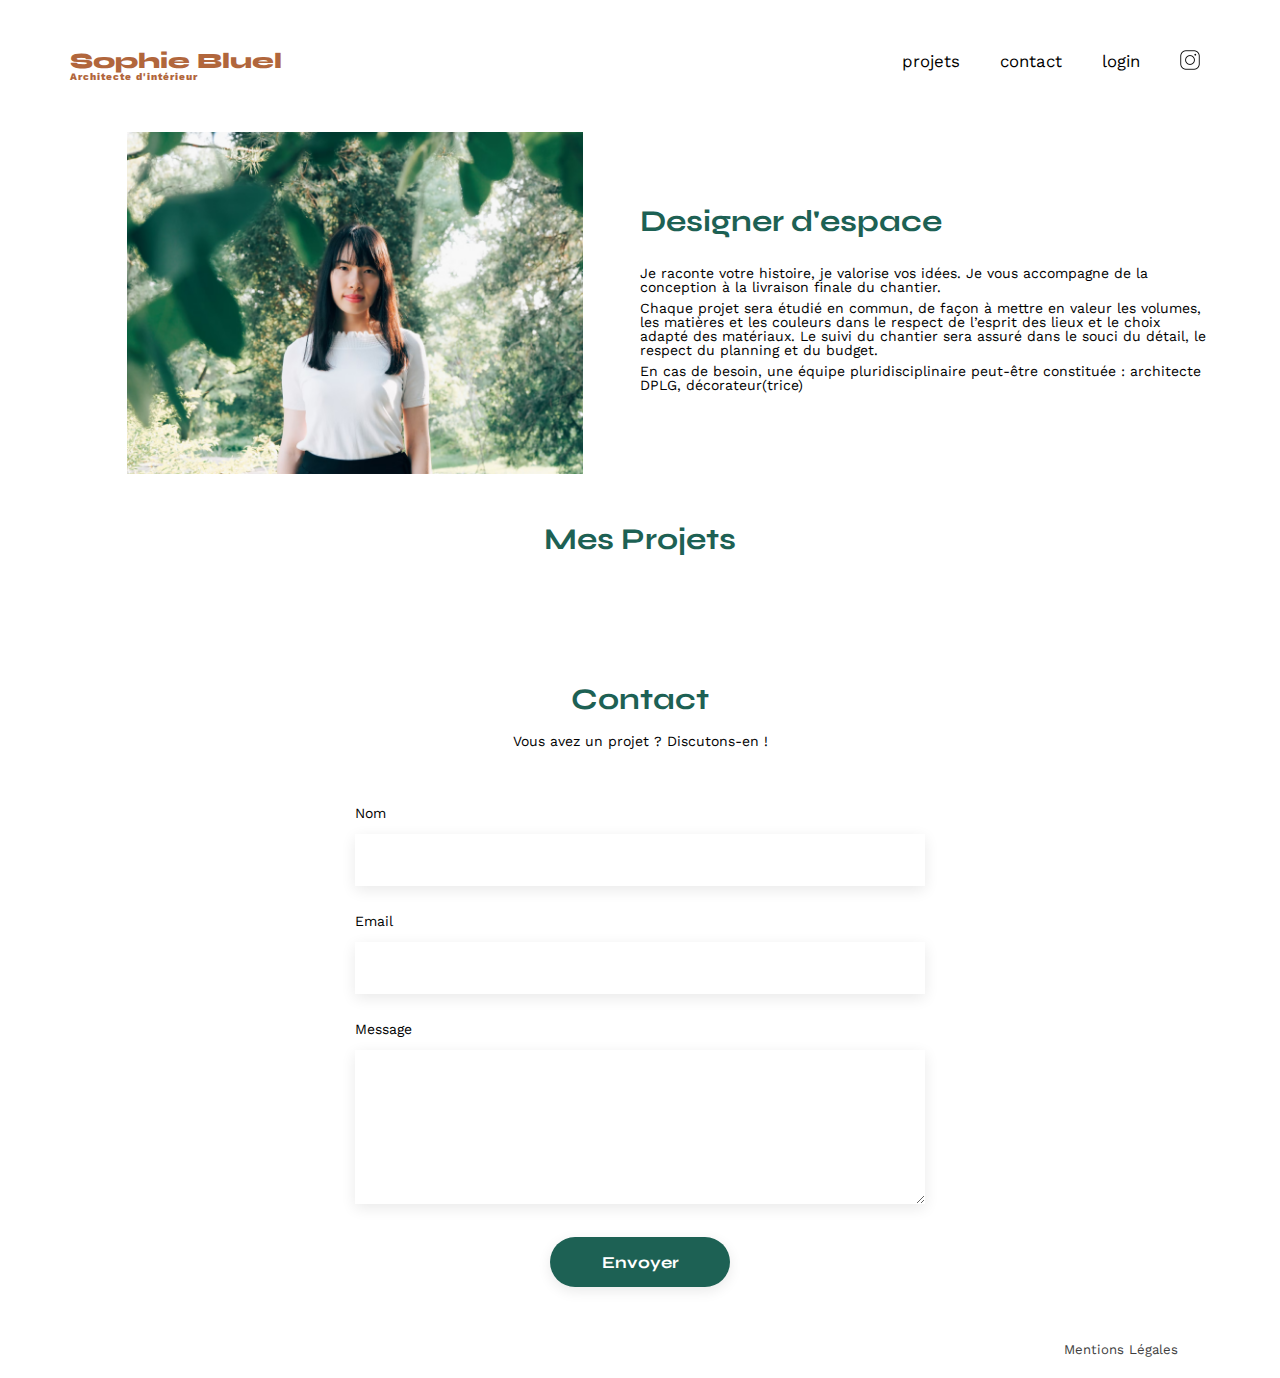
<file: FrontEnd/index.html>
<!DOCTYPE html>
<html lang="fr">
<head>
	<meta charset="UTF-8">
	<title>Sophie Bluel - Architecte d'intérieur</title>
	<meta name="viewport" content="width=device-width, initial-scale=1.0">
	<link rel="preconnect" href="https://fonts.googleapis.com">
	<link rel="stylesheet" href="https://cdnjs.cloudflare.com/ajax/libs/font-awesome/6.0.0-beta3/css/all.min.css">
	<link rel="preconnect" href="https://fonts.gstatic.com" crossorigin>
	<link href="https://fonts.googleapis.com/css2?family=Syne:wght@700;800&family=Work+Sans&display=swap" rel="stylesheet">
	<meta name="description" content="">
	<link rel="stylesheet" href="./assets/style.css">
</head>
<body>
<header>
	<h1>Sophie Bluel <span>Architecte d'intérieur</span></h1>
	<nav>
		<ul>
			<li><a href="#portfolio">projets</a></li>
			<li><a href="#contact">contact</a></li>
			<li id="login-logout">
				<a href="login.html" id="login-link">login</a>
			</li>
			<li><img src="./assets/icons/instagram.png" alt="Instagram"></li>
		</ul>
	</nav>
</header>

<main>
	<section id="introduction">
		<figure>
			<img src="./assets/images/sophie-bluel.png" alt="Photo de Sophie Bluel">
		</figure>
		<article>
			<h2>Designer d'espace</h2>
			<p>Je raconte votre histoire, je valorise vos idées. Je vous accompagne de la conception à la livraison finale du chantier.</p>
			<p>Chaque projet sera étudié en commun, de façon à mettre en valeur les volumes, les matières et les couleurs dans le respect de l’esprit des lieux et le choix adapté des matériaux. Le suivi du chantier sera assuré dans le souci du détail, le respect du planning et du budget.</p>
			<p>En cas de besoin, une équipe pluridisciplinaire peut-être constituée : architecte DPLG, décorateur(trice)</p>
		</article>
	</section>

	<section id="portfolio">
		<h2>Mes Projets</h2>

		<div id="filters"></div>
		<div class="gallery" id="gallery"></div>
	</section>

	<section id="contact">
		<h2>Contact</h2>
		<p>Vous avez un projet ? Discutons-en !</p>
		<form action="#" method="post">
			<label for="name">Nom</label>
			<input type="text" name="name" id="name" required>
			<label for="email">Email</label>
			<input type="email" name="email" id="email" required>
			<label for="message">Message</label>
			<textarea name="message" id="message" cols="30" rows="10" required></textarea>
			<input type="submit" value="Envoyer">
		</form>
	</section>
</main>

<footer>
	<nav>
		<ul class="footer-nav">
			<li>Mentions Légales</li>
		</ul>
	</nav>
</footer>

<script src="./assets/scripts/script.js" defer></script>
</body>
</html>
</file>
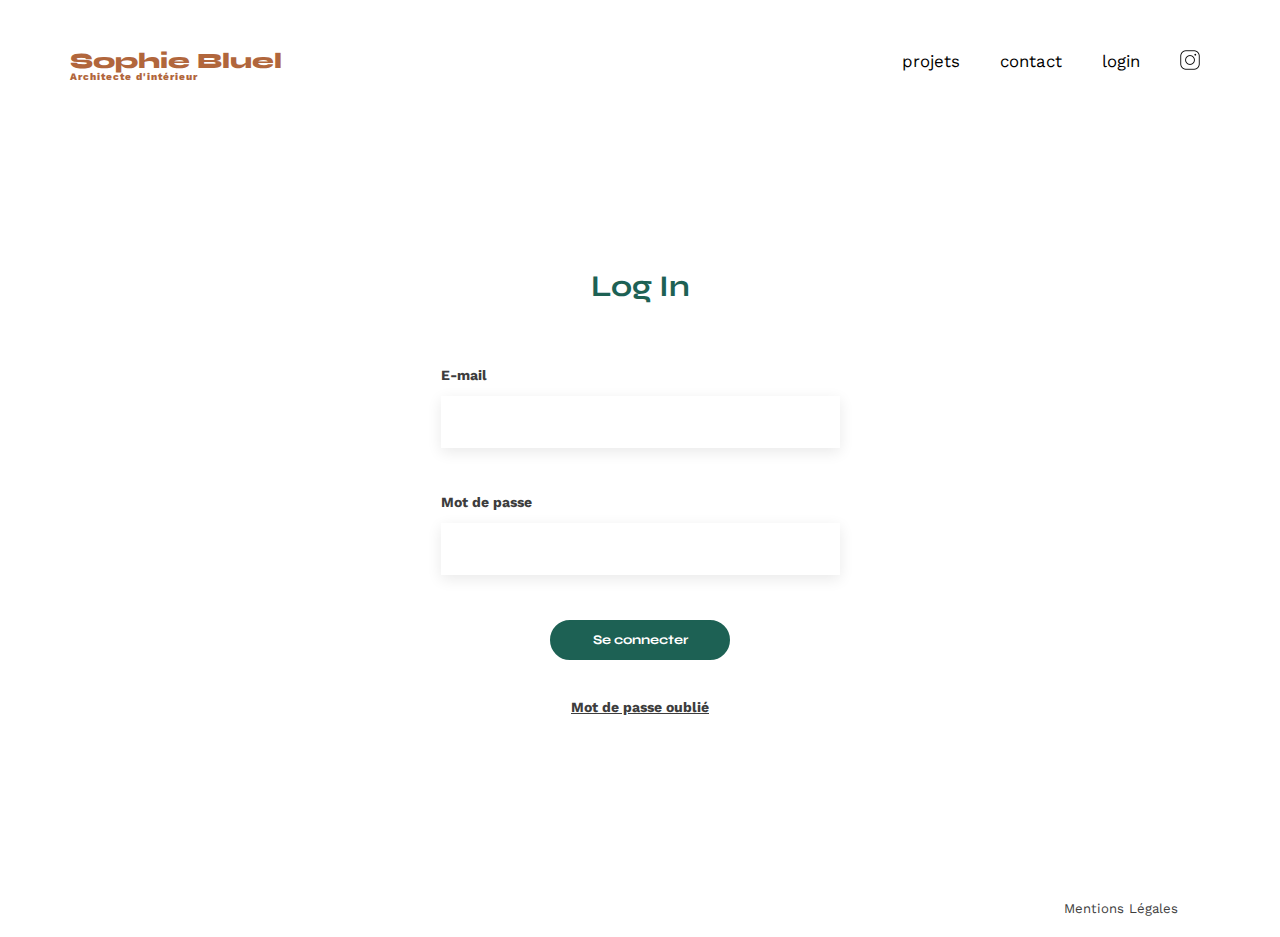
<file: FrontEnd/login.html>
<!DOCTYPE html>
<html lang="fr">
<head>
    <meta charset="UTF-8">
    <title>Sophie Bluel - Architecte d'intérieur</title>
    <meta name="viewport" content="width=device-width, initial-scale=1.0">
    <link rel="preconnect" href="https://fonts.googleapis.com">
    <link rel="preconnect" href="https://fonts.gstatic.com" crossorigin>
    <link href="https://fonts.googleapis.com/css2?family=Syne:wght@700;800&family=Work+Sans&display=swap" rel="stylesheet">
    <link rel="stylesheet" href="./assets/style.css">
</head>
<body>
    <header>
        <h1>
            Sophie Bluel <span class="title-subtext">Architecte d'intérieur</span>
        </h1>
        <nav>
            <ul class="nav-list">
                <li><a href="index.html#portfolio">projets</a></li>
                <li><a href="index.html#contact">contact</a></li>
                <li class="nav-selected">login</li>
                <li>
                    <a href="#" aria-label="Instagram">
                        <img src="./assets/icons/instagram.png" alt="Instagram">
                    </a>
                </li>
            </ul>
        </nav>
    </header>
    <main>
        <section id="login-section" class="login">
            <h2>Log In</h2>
            <div id="error-container" class="error-box"></div>
            <form class="login-form" action="#" method="POST" onsubmit="return false;">
                <label for="email-field">E-mail</label>
                <input type="email" id="email-field" name="email" required>
                <div class="email-error"></div>
                
                <label for="password-field">Mot de passe</label>
                <input type="password" id="password-field" name="password" required>
                <div class="password-error"></div>
                
                <button type="submit" id="login-button">Se connecter</button>
            </form>
            <a href="#" class="forgot-password-link">Mot de passe oublié</a>
        </section>
    </main>
    <footer>
        <nav>
            <ul class="footer-nav">
                <li><a href="#">Mentions Légales</a></li>
            </ul>
        </nav>
    </footer>
    <script src="./assets/scripts/login.js" defer></script>
</body>
</html>
</file>
<file: FrontEnd/assets/style.css>
/* http://meyerweb.com/eric/tools/css/reset/
   v2.0 | 20110126
   License: none (public domain)
*/

html, body, div, span, applet, object, iframe,
h1, h2, h3, h4, h5, h6, p, blockquote, pre,
a, abbr, acronym, address, big, cite, code,
del, dfn, em, img, ins, kbd, q, s, samp,
small, strike, strong, sub, sup, tt, var,
b, u, i, center,
dl, dt, dd, ol, ul, li,
fieldset, form, label, legend,
table, caption, tbody, tfoot, thead, tr, th, td,
article, aside, canvas, details, embed,
figure, figcaption, footer, header, hgroup,
menu, nav, output, ruby, section, summary,
time, mark, audio, video {
	margin: 0;
	padding: 0;
	border: 0;
	font-size: 100%;
	font: inherit;
	vertical-align: baseline;
}
/* HTML5 display-role reset for older browsers */
article, aside, details, figcaption, figure,
footer, header, hgroup, menu, nav, section {
	display: block;
}
body {
	line-height: 1;
}
a {
    text-decoration: none;
    color: inherit; 
}
ol, ul {
	list-style: none;
}
nav img {
	height: 20px;
	width: 20px;
}
nav ul {
	gap: 20px;
}
blockquote, q {
	quotes: none;
}
blockquote:before, blockquote:after,
q:before, q:after {
	content: '';
	content: none;
}
table {
	border-collapse: collapse;
	border-spacing: 0;
}
/** end reset css**/
body {
	max-width: 1140px;
	margin:auto;
	font-family: 'Work Sans' ;
	font-size: 14px;
}
header {
	display: flex;
	justify-content: space-between;
	margin: 50px 0
}
section {
	margin: 50px 0
}

h1{
	display: flex;
	flex-direction: column;
	font-family: 'Syne';
	font-size: 22px;
	font-weight: 800;
	color: #B1663C
}

h1 > span {
	font-family: 'Work Sans';
	font-size:10px;
	letter-spacing: 0.1em;
}

h2{
	font-family: 'Syne';
	font-weight: 700;
	font-size: 30px;
	color: #1D6154
}
nav ul {
	display: flex;
	align-items: center;
	list-style-type: none;
}

nav li {
	padding: 0 10px;
	font-size: 1.2em;
}

li:hover {
	color: #B1663C;
}
#introduction {
	display: flex;
	align-items: center;
}
#introduction figure {
	flex: 1
}
#introduction img {
	display: block;
	margin: auto;
	width: 80%;
}

#introduction article {
	flex: 1
}
#introduction h2 {
	margin-bottom: 1em;
}

#introduction p {
	margin-bottom: 0.5em;
}
#portfolio h2 {
	text-align: center;
	margin-bottom: 1em;
}

#filters {
    display: flex;
    justify-content: center;
    margin: 40px 0;
    gap: 15px;
}

.filterBtn {
    font-family: "Syne";
    padding: 10px 20px;
    border: 1px solid #1D6154;
    border-radius: 25px;
    color: #1D6154;
    background-color: white;
    font-size: 16px;
    font-weight: 700;
    cursor: pointer;
    transition: all 0.5s ease;
}

.filterBtn--active {
    color: white;
    background-color: #1D6154;
}

.gallery {
	width: 100%;
	display: grid;
	grid-template-columns: 1fr 1fr 1fr;
	grid-column-gap: 20px;
	grid-row-gap: 20px;
}

.gallery img {
	width: 100%;
}

#contact {
	width: 50%;
margin: auto;
}
#contact > * {
	text-align: center;
}
#contact h2{
	margin-bottom: 20px;
}
#contact form {
	text-align: left;
	margin-top:30px;
	display: flex;
	flex-direction: column;
}

#contact input {
	height: 50px;
	font-size: 1.2em;
	border: none;
	box-shadow: 0px 4px 14px rgba(0, 0, 0, 0.09);
}

#contact label {
	margin: 2em 0 1em 0;
}

#contact textarea {
	border: none;
	box-shadow: 0px 4px 14px rgba(0, 0, 0, 0.09);
}

input[type="submit"]{
	font-family: 'Syne';
	font-weight: 700;
	color: white;
	background-color: #1D6154;
	margin : 2em auto ;
	width: 180px;
	text-align: center;
	border-radius: 60px ;
}

footer nav ul {
	display: flex;
	justify-content: flex-end;
	margin: 2em;
}

.footer-nav {
	font-size: 11px;
	color: #3D3D3D;
}

/* Login Page Styling */
.login {
	display: flex;
	flex-direction: column;
	justify-content: center;
	align-items: center;
	height: 80vh;
}

.login h2 {
	font-family: 'Syne', sans-serif;
	font-weight: 700;
	font-size: 30px;
	color: #1D6154;
	margin-bottom: 20px;
}

.login-form {
	display: flex;
	flex-direction: column;
	width: 35%;
}

.login-form label {
	margin: 3em 0 1em 0;
	font-weight: 700;
	font-size: 1em;
	color: #3D3D3D;
}

.login-form input {
	height: 50px;
	font-size: 1.2em;
	border: none;
	box-shadow: 0px 4px 14px rgba(0, 0, 0, 0.09);
	text-align: center;
}

.login-form input[type="submit"] {
	font-family: "Syne", sans-serif;
	font-weight: 700;
	color: white;
	background-color: #1D6154;
	border: 2px solid #1D6154;
	margin: 3em auto;
	width: 180px;
	text-align: center;
	border-radius: 60px;
	transition: all 0.5s ease;
}

.login-form input[type="submit"]:hover {
	color: #1D6154;
	background-color: white;
	transform: scale(1.05);
}

#login-button {
    font-family: "Syne", sans-serif;
    font-weight: 700;
    color: white;
    background-color: #1D6154;
    border: 2px solid #1D6154;
    margin: 3em auto;
    width: 180px;
    height: 40px;
    text-align: center;
    border-radius: 60px;
    transition: all 0.5s ease;
    cursor: pointer;
}

#login-button:hover {
    color: #1D6154;
    background-color: white;
    transform: scale(1.05);
}

.forgot-password-link {
    color: #3D3D3D;
    font-family: 'Work Sans';
    font-weight: bold;
    text-decoration: underline;
}

/* Error Messages for Login */
.error-box, .email-error, .password-error {
	color: #B1663C;
	font-size: 0.9em;
	margin-top: 5px;
	text-align: left;
	width: 100%;
}
.topBar {
    background-color: #000000;
    width: 100%;
    margin: 0;
    color: #FFFFFF;
    display: flex;
    justify-content: center;
    align-items: baseline;
    gap: 2em;
    padding: 10px;
    font-family: 'Work Sans';
    font-size: 16px;
}

.topBar i, .editBtn i {
    margin-right: 0.5em;
}
.titleProjects {
    display: flex;
    justify-content: flex-start;
    align-items: center;
    margin-bottom: 20px;
}
.editText {
    font-size: 16px;
    font-weight: 400;
    color: black;
    cursor: pointer;
    margin-left: 20px;
    font-family: "Work Sans";
}


/* // MODALE */
.edit-modal {
    display: flex;
    position: fixed;
    left: 0;
    top: 0;
    width: 100%;
    height: 100%;
    background-color: rgba(0, 0, 0, 0.5);
    z-index: 1000;
    justify-content: center;
    align-items: center;
    backdrop-filter: blur(3px);
    opacity: 0;
    animation: fadeIn 0.3s ease-out forwards;
}

.modal-content {
    background-color: #fff;
    padding: 0px 100px;
    border-radius: 10px;
    box-shadow: 0 4px 8px rgba(0, 0, 0, 0.1);
    width: 430px;
    height: 688px;
    position: relative;
    animation: slideInFromRight 0.3s ease-out;
    overflow: hidden;
}

.modal-title {
    padding: 50px 0px;
    text-align: center;
    margin-top: 0;
    color: #000000;
    font-family: 'Work Sans';
    font-weight: 400;
    font-size: 26px;
}

.close-btn {
    position: absolute;
    top: 50px;
    right: 50px;
    cursor: pointer;
    font-size: 24px;
    color: #000000;
}

.gallery-items {
    display: flex;
    flex-wrap: wrap;
    gap: 10px;
    justify-content: flex-start;
    padding-bottom: 50px;
}

.gallery-item {
    position: relative;
    width: calc((100% - 4 * 10px) / 5);
    height: auto;
    display: flex;
    flex-direction: column;
    align-items: center;
}

.gallery-item img {
    width: 77px;
    padding: 10px 0px;
    height: 102px;
    object-fit: cover;
}

.delete-icon {
    position: absolute;
    top: 15px;
    right: 5px;
    background-color: black;
    width: 17px;
    height: 17px;
    display: flex;
    justify-content: center;
    align-items: center;
    border-radius: 3px;
    cursor: pointer;
    border: none;
    padding: 0;
}

.delete-icon i {
    font-size: 10px;
    color: white;
    line-height: 1;
    height: 9px;
    width: 9px;
    display: flex;
    align-items: center;
    justify-content: center;
}

.add-photo-btn {
    width: 237px;
    height: 36px;
    background-color: #1D6154;
    color: white;
    border: none;
    border-radius: 60px;
    cursor: pointer;
    margin: 38px auto;
    display: block;
    font-family: "Syne";
    font-weight: 700;
    font-size: 14px;
    line-height: 17px;
    text-align: center;
    transition: all 0.3s ease;
}

.button-disabled {
    opacity: 0.5;
    background-color: #A7A7A7 !important;
    cursor: not-allowed !important;
}

.separator {
    border: none;
    border-top: 1px solid #B3B3B3;
    margin: 20px 0;
}

.photo-div {
    height: 169px;
    width: 420px;
    display: flex;
    flex-direction: column;
    justify-content: center;
    align-items: center;
    background-color: #E8F1F6;
    margin: 36px auto;
    position: relative;
}

.photo-div img {
    width: 129px;
    height: 169px;
    object-fit: cover;
    position: absolute;
    top: 0;
    left: 50%;
    transform: translateX(-50%);
}

.photo-div i {
    font-size: 58px;
    color: #B9C5CC;
    margin-bottom: 15px;
    position: relative;
    z-index: 1;
}

.photo-div.has-image i,
.photo-div.has-image .image,
.photo-div.has-image p {
    visibility: hidden;
}

.image {
    padding: 10px 33px;
    background-color: #CBD6DC;
    border-radius: 50px;
    color: #306685;
    font-family: 'Work Sans';
    font-size: 14px;
    cursor: pointer;
    position: relative;
    z-index: 1;
}

.photo-div p {
    font-family: 'Work Sans';
    font-size: 10px;
    color: #444444;
    margin-top: 7px;
    position: relative;
    z-index: 1;
}

.form-group {
    width: 420px;
    margin: 0 auto 21px auto;
}

.form-group label {
    color: #3D3D3D;
    font-family: 'Work Sans';
    font-size: 14px;
    display: block;
    margin-bottom: 10px;
}

.form-group input,
.form-group select {
    width: 100%;
    height: 51px;
    background: #FFFFFF;
    box-shadow: 0px 4px 14px rgba(0, 0, 0, 0.09);
    border: none;
    padding: 0 16px;
}

.modal-return {
    position: absolute;
    top: 50px;
    left: 20px;
    width: 21px;
    height: 21px;
    cursor: pointer;
    background: none;
    border: none;
    padding: 0;
}

.modal-return i {
    font-size: 21px;
    color: #000000;
}

@keyframes fadeIn {
    from {
        opacity: 0;
    }
    to {
        opacity: 1;
    }
}

@keyframes slideInFromRight {
    from {
        opacity: 0;
        transform: translateY(-20px);
    }
    to {
        opacity: 1;
        transform: translateY(0);
    }
}

@keyframes slideOutToRight {
    from {
        opacity: 1;
        transform: translateY(0);
    }
    to {
        opacity: 0;
        transform: translateY(20px);
    }
}

.hide-content {
    animation: slideOutToRight 0.3s ease-in forwards;
}
</file>
